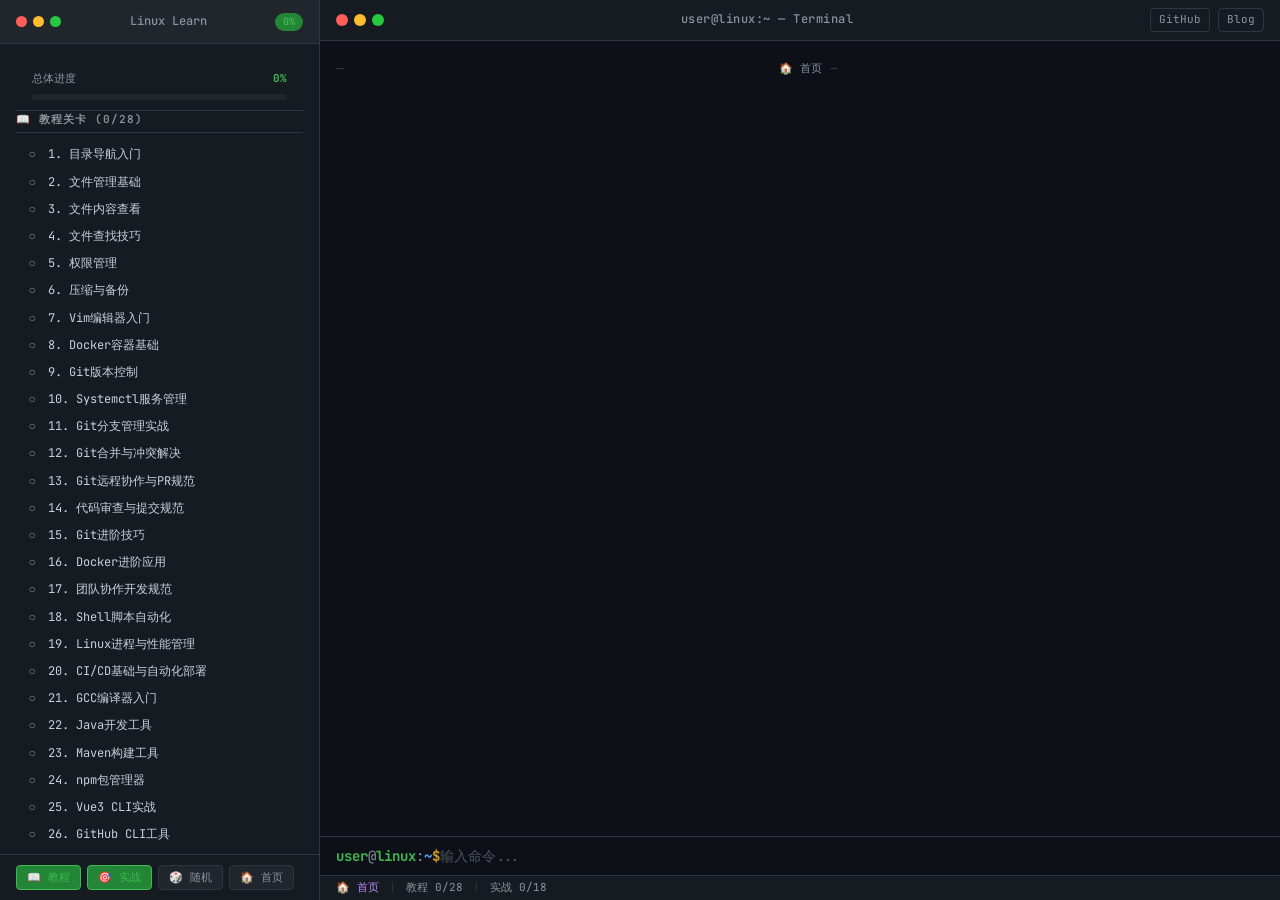
<file: show/index.html>
<!DOCTYPE html>
<html lang="zh-CN">
<head>
    <meta charset="UTF-8">
    <meta name="viewport" content="width=device-width, initial-scale=1.0">
    <title>Linux命令学习系统</title>
    <link rel="stylesheet" href="css/style.css">
</head>
<body>
    <div class="terminal-fullscreen">
        <!-- 左侧信息面板 -->
        <div class="sidebar-panel" id="sidebarPanel">
            <div class="sidebar-header">
                <div class="sidebar-header-dots">
                    <span class="dot red"></span>
                    <span class="dot yellow"></span>
                    <span class="dot green"></span>
                </div>
                <span class="sidebar-header-title">Linux Learn</span>
                <span class="sidebar-header-badge" id="progressBadge">0%</span>
            </div>
            <div id="sidebarContent" class="sidebar-home-content"></div>
            <div class="sidebar-footer">
                <div class="sidebar-footer-actions">
                    <button class="sidebar-action-btn primary" onclick="app.startTutorial()">📖 教程</button>
                    <button class="sidebar-action-btn primary" onclick="app.startPractice()">🎯 实战</button>
                    <button class="sidebar-action-btn" onclick="app.randomChallenge()">🎲 随机</button>
                    <button class="sidebar-action-btn" onclick="app.goHome()">🏠 首页</button>
                </div>
            </div>
        </div>
        <!-- 右侧终端 -->
        <div class="terminal-area">
            <div class="terminal-titlebar">
                <div class="terminal-dots">
                    <span class="dot red"></span>
                    <span class="dot yellow"></span>
                    <span class="dot green"></span>
                </div>
                <span class="terminal-titletext">user@linux:~ — Terminal</span>
                <div class="header-links">
                    <a href="https://github.com/RONGX563647/LINUX-LEARN-SHOW" target="_blank" class="header-link">GitHub</a>
                    <a href="https://www.rongx.top" target="_blank" class="header-link">Blog</a>
                </div>
            </div>
            <div id="terminalContainer"></div>
        </div>
    </div>

    <script src="js/commands.js"></script>
    <script src="js/scenarios.js"></script>
    <script src="js/validator.js"></script>
    <script src="js/terminal.js"></script>
    <script src="js/app.js"></script>
</body>
</html>
</file>
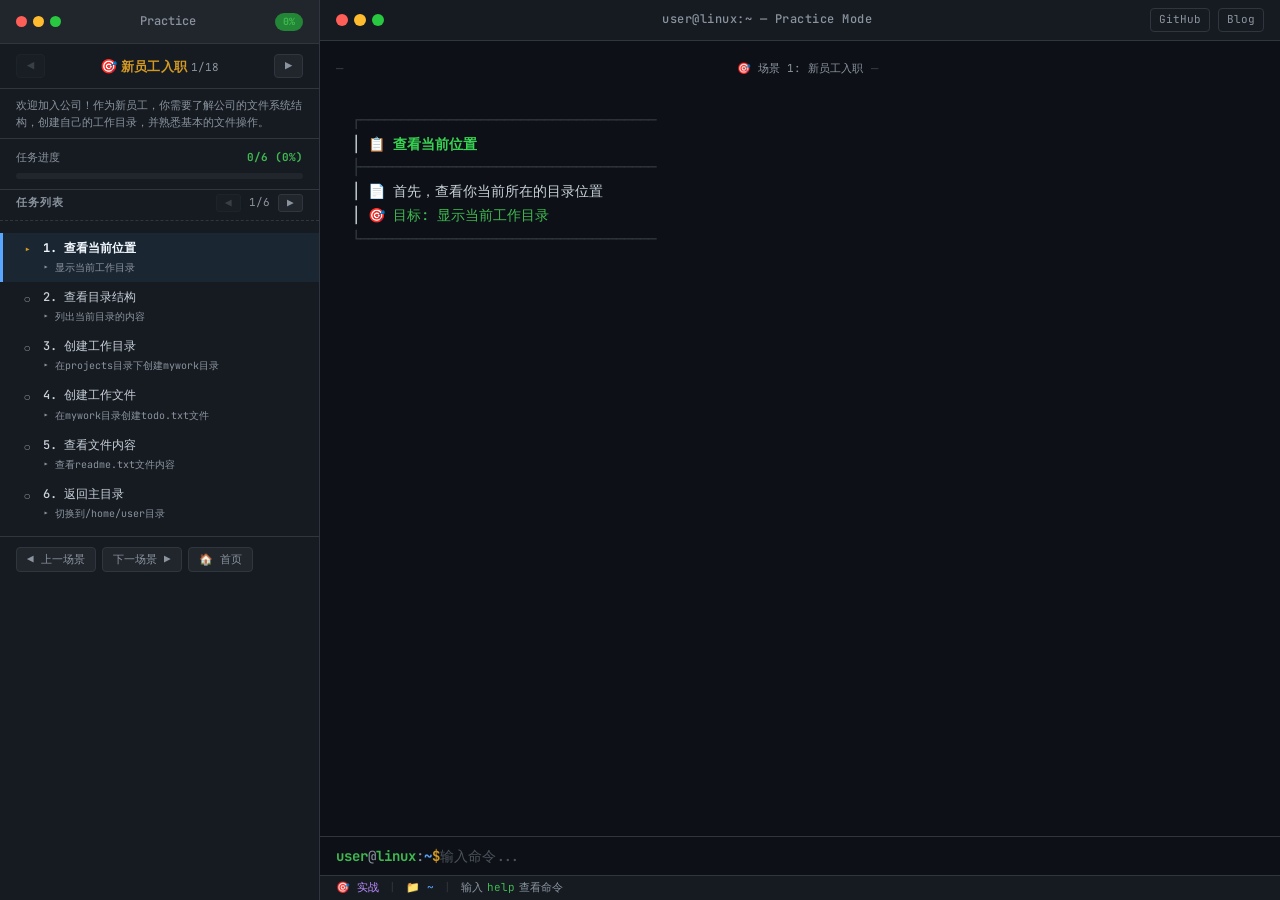
<file: show/practice.html>
<!DOCTYPE html>
<html lang="zh-CN">
<head>
    <meta charset="UTF-8">
    <meta name="viewport" content="width=device-width, initial-scale=1.0">
    <title>实战版 - Linux命令学习系统</title>
    <link rel="stylesheet" href="css/style.css">
</head>
<body>
    <div class="terminal-fullscreen">
        <div class="sidebar-panel" id="sidebarPanel">
            <div class="sidebar-header">
                <div class="sidebar-header-dots">
                    <span class="dot red"></span>
                    <span class="dot yellow"></span>
                    <span class="dot green"></span>
                </div>
                <span class="sidebar-header-title">Practice</span>
                <span class="sidebar-header-badge" id="progressBadge">0%</span>
            </div>
            <div id="sidebarContent"></div>
            <div class="sidebar-footer">
                <div class="sidebar-footer-actions">
                    <button class="sidebar-action-btn" onclick="app.prevScenario()">◀ 上一场景</button>
                    <button class="sidebar-action-btn" onclick="app.nextScenario()">下一场景 ▶</button>
                    <button class="sidebar-action-btn" onclick="app.goHome()">🏠 首页</button>
                </div>
            </div>
        </div>
        <div class="terminal-area">
            <div class="terminal-titlebar">
                <div class="terminal-dots">
                    <span class="dot red"></span>
                    <span class="dot yellow"></span>
                    <span class="dot green"></span>
                </div>
                <span class="terminal-titletext">user@linux:~ — Practice Mode</span>
                <div class="header-links">
                    <a href="https://github.com/RONGX563647/LINUX-LEARN-SHOW" target="_blank" class="header-link">GitHub</a>
                    <a href="https://www.rongx.top" target="_blank" class="header-link">Blog</a>
                </div>
            </div>
            <div id="terminalContainer"></div>
        </div>
    </div>

    <script src="js/commands.js"></script>
    <script src="js/scenarios.js"></script>
    <script src="js/validator.js"></script>
    <script src="js/terminal.js"></script>
    <script src="js/app.js"></script>
</body>
</html>
</file>
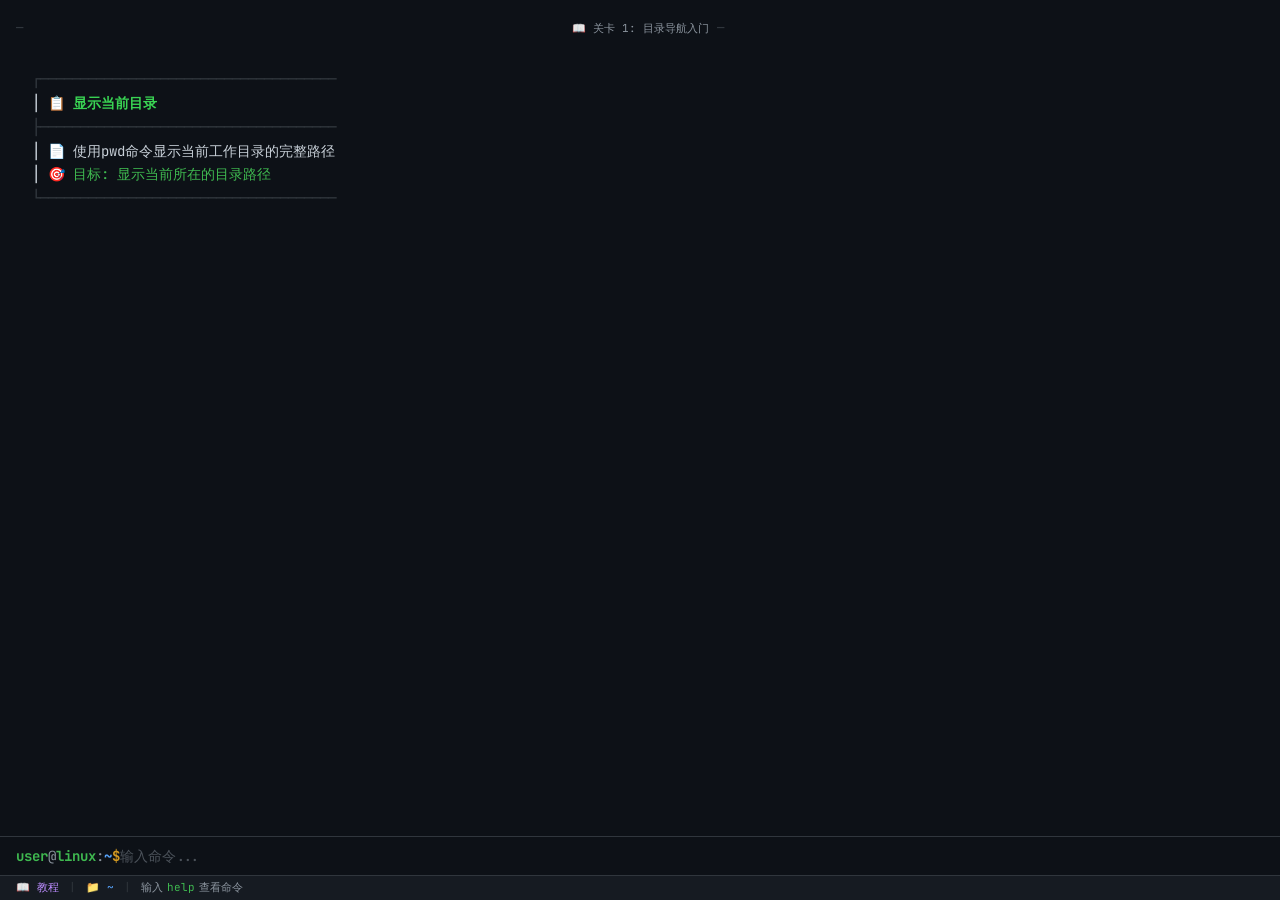
<file: show/tutorial.html>
<!DOCTYPE html>
<html lang="zh-CN">
<head>
    <meta charset="UTF-8">
    <meta name="viewport" content="width=device-width, initial-scale=1.0">
    <title>教程版 - Linux命令学习系统</title>
    <link rel="stylesheet" href="css/style.css">
</head>
<body>
    <div class="terminal-fullscreen">
        <div class="terminal-mode-bar">
            <span class="terminal-mode-title">📚 教程模式</span>
            <div class="terminal-mode-actions">
                <button class="btn btn-sm" id="randomBtn">🎲 随机</button>
                <button class="btn btn-sm" id="helpBtn">帮助</button>
                <button class="btn btn-sm btn-danger" id="resetBtn">重置</button>
            </div>
        </div>
        <div id="terminalContainer"></div>
        <div class="terminal-footer">
            <span class="footer-hint">输入 <span class="hint-key">help</span> 查看帮助 | <span class="hint-key">list</span> 查看关卡 | <span class="hint-key">goto [n]</span> 跳转关卡</span>
        </div>
    </div>

    <script src="js/commands.js"></script>
    <script src="js/scenarios.js"></script>
    <script src="js/validator.js"></script>
    <script src="js/terminal.js"></script>
    <script src="js/app.js"></script>
</body>
</html>
</file>
<file: show/css/style.css>
/* ===== 全局终端主题 - Linux命令学习系统 ===== */

@import url("https://fonts.googleapis.com/css2?family=JetBrains+Mono:wght@300;400;500;700&display=swap");

* {
  margin: 0;
  padding: 0;
  box-sizing: border-box;
}

:root {
  --bg: #0d1117;
  --bg-secondary: #161b22;
  --bg-tertiary: #21262d;
  --border: #30363d;
  --text: #c9d1d9;
  --text-dim: #8b949e;
  --text-bright: #f0f6fc;
  --green: #3fb950;
  --green-dim: #238636;
  --yellow: #d29922;
  --orange: #f0883e;
  --red: #f85149;
  --blue: #58a6ff;
  --purple: #bc8cff;
  --cyan: #39d353;
  --pink: #f778ba;
  --prompt-user: #3fb950;
  --prompt-path: #58a6ff;
  --prompt-symbol: #d29922;
  --font-mono:
    "JetBrains Mono", "Fira Code", "Cascadia Code", "Courier New", monospace;
  --radius: 8px;
  --sidebar-width: 320px;
}

html,
body {
  height: 100%;
  overflow: hidden;
  background: var(--bg);
  color: var(--text);
  font-family: var(--font-mono);
  font-size: 14px;
  line-height: 1.6;
}

/* ===== 全屏容器 - 两列布局 ===== */
.terminal-fullscreen {
  display: flex;
  height: 100vh;
  background: var(--bg);
}

/* ===== 左侧信息面板 ===== */
.sidebar-panel {
  width: var(--sidebar-width);
  min-width: var(--sidebar-width);
  background: var(--bg-secondary);
  border-right: 1px solid var(--border);
  display: flex;
  flex-direction: column;
  overflow: hidden;
}

/* 标题栏 (左侧面板顶部) */
.sidebar-header {
  display: flex;
  align-items: center;
  padding: 12px 16px;
  background: var(--bg-tertiary);
  border-bottom: 1px solid var(--border);
  gap: 8px;
  flex-shrink: 0;
}

.sidebar-header-dots {
  display: flex;
  gap: 6px;
}

.sidebar-header-dots .dot {
  width: 11px;
  height: 11px;
  border-radius: 50%;
  cursor: pointer;
  transition: filter 0.2s;
}
.sidebar-header-dots .dot:hover {
  filter: brightness(1.3);
}
.sidebar-header-dots .dot.red {
  background: #ff5f57;
}
.sidebar-header-dots .dot.yellow {
  background: #febc2e;
}
.sidebar-header-dots .dot.green {
  background: #28c840;
}

.sidebar-header-title {
  flex: 1;
  font-size: 12px;
  color: var(--text-dim);
  font-weight: 500;
  text-align: center;
}

.sidebar-header-badge {
  background: var(--green-dim);
  color: var(--green);
  font-size: 10px;
  font-weight: 700;
  padding: 1px 8px;
  border-radius: 10px;
}

/* 场景切换区 */
.sidebar-scene-nav {
  display: flex;
  align-items: center;
  padding: 10px 16px;
  border-bottom: 1px solid var(--border);
  gap: 8px;
  flex-shrink: 0;
}

.scene-nav-btn {
  background: var(--bg-tertiary);
  border: 1px solid var(--border);
  color: var(--text-dim);
  padding: 3px 10px;
  border-radius: 4px;
  cursor: pointer;
  font-family: var(--font-mono);
  font-size: 12px;
  transition: all 0.2s;
}

.scene-nav-btn:hover:not(:disabled) {
  background: var(--border);
  color: var(--text);
}

.scene-nav-btn:disabled {
  opacity: 0.3;
  cursor: not-allowed;
}

.scene-nav-label {
  flex: 1;
  text-align: center;
}

.scene-nav-label .scene-icon {
  font-size: 14px;
  margin-right: 4px;
}

.scene-nav-label .scene-name {
  font-size: 13px;
  font-weight: 700;
  color: var(--yellow);
  letter-spacing: 0.3px;
}

.scene-nav-label .scene-id {
  font-size: 11px;
  color: var(--text-dim);
  margin-left: 4px;
}

/* 场景描述/故事 */
.sidebar-story {
  padding: 8px 16px;
  color: var(--text-dim);
  font-size: 11px;
  line-height: 1.5;
  border-bottom: 1px solid var(--border);
  flex-shrink: 0;
}

/* 进度区域 */
.sidebar-progress {
  padding: 10px 16px;
  border-bottom: 1px solid var(--border);
  flex-shrink: 0;
}

.sidebar-progress-title {
  font-size: 11px;
  color: var(--text-dim);
  margin-bottom: 6px;
  display: flex;
  align-items: center;
  justify-content: space-between;
}

.sidebar-progress-title .pct {
  color: var(--green);
  font-weight: 700;
}

.progress-bar-track {
  height: 6px;
  background: var(--bg-tertiary);
  border-radius: 3px;
  overflow: hidden;
}

.progress-bar-fill {
  height: 100%;
  background: linear-gradient(90deg, var(--green-dim), var(--green));
  border-radius: 3px;
  transition: width 0.5s ease;
}

/* 任务列表 */
.sidebar-tasks {
  flex: 1;
  overflow-y: auto;
  padding: 8px 0;
}

.sidebar-tasks-header {
  display: flex;
  align-items: center;
  justify-content: space-between;
  padding: 4px 16px 8px;
  border-bottom: 1px dashed var(--border);
  margin-bottom: 4px;
}

.sidebar-tasks-header .label {
  font-size: 11px;
  color: var(--text-dim);
  font-weight: 600;
  text-transform: uppercase;
  letter-spacing: 1px;
}

.sidebar-task-nav {
  display: flex;
  gap: 4px;
}

.task-nav-btn {
  background: var(--bg-tertiary);
  border: 1px solid var(--border);
  color: var(--text-dim);
  padding: 1px 8px;
  border-radius: 3px;
  cursor: pointer;
  font-family: var(--font-mono);
  font-size: 11px;
  transition: all 0.2s;
}

.task-nav-btn:hover:not(:disabled) {
  background: var(--border);
  color: var(--text);
}

.task-nav-btn:disabled {
  opacity: 0.3;
  cursor: not-allowed;
}

.task-item {
  display: flex;
  align-items: flex-start;
  gap: 8px;
  padding: 6px 16px;
  cursor: pointer;
  transition: background 0.15s;
  border-left: 3px solid transparent;
}

.task-item:hover {
  background: var(--bg-tertiary);
}

.task-item.active {
  background: rgba(88, 166, 255, 0.08);
  border-left-color: var(--blue);
}

.task-item.completed {
  opacity: 0.6;
}

.task-item-icon {
  flex-shrink: 0;
  width: 16px;
  text-align: center;
  font-size: 12px;
  padding-top: 2px;
}

.task-item-icon.done {
  color: var(--green);
}
.task-item-icon.current {
  color: var(--yellow);
}
.task-item-icon.pending {
  color: var(--text-dim);
}

.task-item-content {
  flex: 1;
  min-width: 0;
}

.task-item-title {
  font-size: 12px;
  color: var(--text);
  font-weight: 500;
  white-space: nowrap;
  overflow: hidden;
  text-overflow: ellipsis;
}

.task-item.active .task-item-title {
  color: var(--text-bright);
  font-weight: 700;
}

.task-item-goal {
  font-size: 10px;
  color: var(--text-dim);
  margin-top: 2px;
  white-space: nowrap;
  overflow: hidden;
  text-overflow: ellipsis;
}

/* 底部操作区 */
.sidebar-footer {
  padding: 10px 16px;
  border-top: 1px solid var(--border);
  flex-shrink: 0;
}

.sidebar-footer-actions {
  display: flex;
  gap: 6px;
  flex-wrap: wrap;
}

.sidebar-action-btn {
  background: var(--bg-tertiary);
  border: 1px solid var(--border);
  color: var(--text-dim);
  padding: 4px 10px;
  border-radius: 4px;
  cursor: pointer;
  font-family: var(--font-mono);
  font-size: 11px;
  transition: all 0.2s;
}

.sidebar-action-btn:hover {
  background: var(--border);
  color: var(--text);
}

.sidebar-action-btn.primary {
  background: var(--green-dim);
  border-color: var(--green);
  color: var(--green);
}

.sidebar-action-btn.primary:hover {
  background: var(--green);
  color: var(--bg);
}

/* ===== 右侧终端区域 ===== */
.terminal-area {
  flex: 1;
  display: flex;
  flex-direction: column;
  min-width: 0;
  min-height: 0;
  background: var(--bg);
}

#terminalContainer {
  flex: 1;
  min-height: 0;
  display: flex;
  flex-direction: column;
  overflow: hidden;
}

/* macOS 风格标题栏 */
.terminal-titlebar {
  display: flex;
  align-items: center;
  padding: 8px 16px;
  background: var(--bg-secondary);
  border-bottom: 1px solid var(--border);
  flex-shrink: 0;
  user-select: none;
  gap: 8px;
}

.terminal-dots {
  display: flex;
  gap: 6px;
}

.dot {
  width: 12px;
  height: 12px;
  border-radius: 50%;
  cursor: pointer;
  transition: filter 0.2s;
}

.dot:hover {
  filter: brightness(1.3);
}
.dot.red {
  background: #ff5f57;
}
.dot.yellow {
  background: #febc2e;
}
.dot.green {
  background: #28c840;
}

.terminal-titletext {
  flex: 1;
  text-align: center;
  font-size: 12px;
  color: var(--text-dim);
  font-weight: 500;
  letter-spacing: 0.5px;
}

.titlebar-badge {
  background: var(--green-dim);
  color: var(--green);
  font-size: 10px;
  font-weight: 700;
  padding: 1px 8px;
  border-radius: 10px;
}

/* 右上角链接 */
.header-links {
  display: flex;
  gap: 8px;
  flex-shrink: 0;
}

.header-link {
  color: var(--text-dim);
  font-size: 11px;
  text-decoration: none;
  padding: 2px 8px;
  border-radius: 4px;
  transition: all 0.2s;
  border: 1px solid var(--border);
}

.header-link:hover {
  color: var(--text-bright);
  background: var(--bg-tertiary);
  border-color: var(--text-dim);
}

/* ===== 终端主体 ===== */
.terminal {
  display: flex;
  flex-direction: column;
  flex: 1;
  min-height: 0;
  overflow: hidden;
  background: var(--bg);
}

/* ===== 输出区域包裹层 (可滚动) ===== */
.terminal-output-wrapper {
  flex: 1;
  min-height: 0;
  overflow-y: auto;
  scroll-behavior: smooth;
}

/* ===== 输出区域 ===== */
.terminal-output {
  padding: 12px 16px;
  font-size: 14px;
  line-height: 1.7;
}

.terminal-line {
  white-space: pre-wrap;
  word-break: break-all;
  min-height: 1.7em;
}

.terminal-line.empty {
  min-height: 0.8em;
}

.terminal-line.command-line {
  color: var(--text-bright);
}

.terminal-line.command-line .prompt-user {
  color: var(--prompt-user);
  font-weight: 700;
}
.terminal-line.command-line .prompt-path {
  color: var(--prompt-path);
  font-weight: 700;
}
.terminal-line.command-line .prompt-symbol {
  color: var(--prompt-symbol);
  font-weight: 700;
}

.terminal-line.output {
  color: var(--text);
}

.terminal-line.success {
  color: var(--green);
  font-weight: 600;
}

.terminal-line.error {
  color: var(--red);
}

.terminal-line.info {
  color: var(--blue);
}

.terminal-line.warning {
  color: var(--yellow);
}

.terminal-line.system {
  color: var(--purple);
  font-style: italic;
}

.terminal-line.highlight {
  color: var(--yellow);
  font-weight: 700;
}

.terminal-line.ascii-art {
  color: var(--green);
  font-weight: 700;
  line-height: 1.2;
}

.terminal-line.dim {
  color: var(--text-dim);
}

/* 分隔线 */
.terminal-line.separator {
  color: var(--border);
  display: flex;
  align-items: center;
  gap: 0;
  margin: 6px 0;
  font-size: 12px;
  overflow: hidden;
}

.terminal-line.separator .sep-line {
  flex: 1;
  overflow: hidden;
  letter-spacing: -2px;
  color: var(--border);
}

.terminal-line.separator .sep-label {
  color: var(--text-dim);
  padding: 0 8px;
  white-space: nowrap;
  font-size: 11px;
}

/* 任务详情卡片 */
.terminal-line.highlight {
  color: var(--border);
}

.terminal-line .cmd-name {
  color: var(--cyan);
  font-weight: 600;
}

.terminal-line .cmd-desc {
  color: var(--text-dim);
}

/* 菜单卡片 (首页) */
.terminal-menu {
  margin: 4px 0;
}

.menu-item {
  display: flex;
  align-items: center;
  gap: 12px;
  padding: 8px 12px;
  border-radius: 6px;
  cursor: pointer;
  transition: all 0.2s;
  margin: 2px 0;
}

.menu-item:hover {
  background: var(--bg-tertiary);
}

.menu-item-key {
  color: var(--green);
  font-weight: 700;
  min-width: 24px;
}

.menu-item-arrow {
  color: var(--text-dim);
  margin-left: auto;
}

.menu-item-label {
  color: var(--text-bright);
  font-weight: 500;
}

.menu-item-desc {
  color: var(--text-dim);
  font-size: 12px;
  margin-left: 8px;
}

/* ===== 状态栏 ===== */
.terminal-status-bar {
  display: flex;
  align-items: center;
  gap: 10px;
  padding: 3px 16px;
  background: var(--bg-secondary);
  border-top: 1px solid var(--border);
  font-size: 11px;
  color: var(--text-dim);
  flex-shrink: 0;
  user-select: none;
}

.status-item {
  display: inline-flex;
  align-items: center;
  gap: 4px;
}

.status-item.path {
  color: var(--blue);
}
.status-item.mode {
  color: var(--purple);
}
.status-sep {
  color: var(--border);
}

/* ===== 输入行 (固定底部) ===== */
.terminal-input-line {
  display: flex;
  align-items: center;
  padding: 8px 16px;
  background: var(--bg);
  border-top: 1px solid var(--border);
  flex-shrink: 0;
  gap: 0;
}

.terminal-prompt {
  white-space: nowrap;
  flex-shrink: 0;
}

.prompt-user {
  color: var(--prompt-user);
  font-weight: 700;
}
.prompt-at {
  color: var(--text-dim);
}
.prompt-host {
  color: var(--prompt-user);
  font-weight: 700;
}
.prompt-colon {
  color: var(--text-dim);
}
.prompt-path {
  color: var(--prompt-path);
  font-weight: 700;
}
.prompt-symbol {
  color: var(--prompt-symbol);
  font-weight: 700;
}

.terminal-input {
  flex: 1;
  background: transparent;
  border: none;
  color: var(--text-bright);
  font-family: var(--font-mono);
  font-size: 14px;
  outline: none;
  caret-color: var(--green);
  padding: 0;
  margin-left: 0;
}

.terminal-input::placeholder {
  color: var(--text-dim);
  opacity: 0.5;
}

.vim-mode-indicator {
  display: flex;
  align-items: center;
  gap: 8px;
  padding: 4px 12px;
  background: linear-gradient(135deg, var(--green-dim) 0%, #1a4d2e 100%);
  border-radius: 4px;
  margin-right: 12px;
  animation: vim-pulse 2s ease-in-out infinite;
}

.vim-badge {
  background: var(--green);
  color: var(--bg);
  font-size: 10px;
  font-weight: 700;
  padding: 2px 6px;
  border-radius: 3px;
  letter-spacing: 1px;
}

.vim-mode-indicator span:not(.vim-badge) {
  color: var(--green);
  font-size: 12px;
}

@keyframes vim-pulse {
  0%,
  100% {
    opacity: 1;
  }
  50% {
    opacity: 0.7;
  }
}

.terminal.vim-active {
  border: 2px solid var(--green);
  box-shadow: 0 0 20px rgba(63, 185, 80, 0.3);
}

/* ===== 首页侧边栏内容 ===== */
.sidebar-home-content {
  flex: 1;
  overflow-y: auto;
  padding: 16px;
}

.sidebar-home-logo {
  text-align: center;
  margin-bottom: 16px;
}

.sidebar-home-logo pre {
  font-size: 8px;
  line-height: 1.1;
  color: var(--green);
  font-weight: 700;
}

.sidebar-section {
  margin-bottom: 16px;
}

.sidebar-section-title {
  font-size: 11px;
  color: var(--text-dim);
  font-weight: 600;
  text-transform: uppercase;
  letter-spacing: 1px;
  margin-bottom: 8px;
  padding-bottom: 4px;
  border-bottom: 1px solid var(--border);
}

.sidebar-level-item {
  display: flex;
  align-items: center;
  gap: 8px;
  padding: 4px 8px;
  border-radius: 4px;
  cursor: pointer;
  transition: background 0.15s;
  font-size: 12px;
}

.sidebar-level-item:hover {
  background: var(--bg-tertiary);
}

.sidebar-level-item .icon {
  flex-shrink: 0;
  width: 16px;
  text-align: center;
}

.sidebar-level-item .name {
  flex: 1;
  min-width: 0;
  white-space: nowrap;
  overflow: hidden;
  text-overflow: ellipsis;
  color: var(--text);
}

.sidebar-level-item .icon.done {
  color: var(--green);
}
.sidebar-level-item .icon.pending {
  color: var(--text-dim);
}

.sidebar-level-item.completed .name {
  color: var(--text-dim);
  text-decoration: line-through;
}

/* ===== 旧版兼容样式 ===== */
.terminal-header {
  display: none;
}
.terminal-dot {
  display: none;
}
.terminal-scene-panel {
  display: none;
}
.terminal-task-fixed {
  display: none;
}
.terminal-mode-bar {
  display: none;
}
.terminal-mode-title {
  display: none;
}
.terminal-mode-actions {
  display: none;
}
.terminal-footer {
  display: none;
}
.footer-hint {
  display: none;
}
.hint-key {
  display: none;
}
.terminal-task-info {
  display: none;
}
.terminal-task-title {
  display: none;
}
.terminal-task-goal {
  display: none;
}
.terminal-task-hint {
  display: none;
}
.terminal-task-progress {
  display: none;
}
.terminal-task-nav {
  display: none;
}
.terminal-task-nav-btn {
  display: none;
}
.terminal-task-wrapper {
  display: none;
}
.home-container {
  display: none;
}
.home-title {
  display: none;
}
.home-description {
  display: none;
}
.mode-selector {
  display: none;
}
.mode-card {
  display: none;
}
.mode-icon {
  display: none;
}
.mode-title {
  display: none;
}
.mode-desc {
  display: none;
}
.progress-info {
  display: none;
}
.progress-title {
  display: none;
}
.progress-stats {
  display: none;
}
.progress-stat {
  display: none;
}
.progress-stat-value {
  display: none;
}
.progress-stat-label {
  display: none;
}
.navbar {
  display: none !important;
}
.sidebar {
  display: none !important;
}
.level-list {
  display: none !important;
}
.level-item {
  display: none !important;
}
.container {
  display: none !important;
}
.main-content {
  display: none !important;
}
.terminal-container {
  display: none !important;
}
.feedback-container {
  display: none !important;
}
.terminal-progress-bar {
  display: none;
}
.progress-track {
  display: none;
}
.progress-fill {
  display: none;
}
.progress-text {
  display: none;
}
.terminal-link {
  display: none;
}
.status-dot {
  display: none;
}

/* ===== 滚动条 ===== */
::-webkit-scrollbar {
  width: 6px;
}
::-webkit-scrollbar-track {
  background: transparent;
}
::-webkit-scrollbar-thumb {
  background: var(--border);
  border-radius: 3px;
}
::-webkit-scrollbar-thumb:hover {
  background: var(--text-dim);
}

.terminal-output-wrapper::-webkit-scrollbar {
  width: 6px;
}
.terminal-output-wrapper::-webkit-scrollbar-track {
  background: transparent;
}
.terminal-output-wrapper::-webkit-scrollbar-thumb {
  background: var(--border);
  border-radius: 3px;
}

.sidebar-tasks::-webkit-scrollbar {
  width: 4px;
}
.sidebar-tasks::-webkit-scrollbar-track {
  background: transparent;
}
.sidebar-tasks::-webkit-scrollbar-thumb {
  background: var(--border);
  border-radius: 2px;
}

/* ===== 动画 ===== */
@keyframes slideDown {
  from {
    opacity: 0;
    transform: translateY(-8px);
  }
  to {
    opacity: 1;
    transform: translateY(0);
  }
}

@keyframes fadeIn {
  from {
    opacity: 0;
  }
  to {
    opacity: 1;
  }
}

.fade-in {
  animation: fadeIn 0.3s ease;
}

/* ===== 响应式 ===== */
@media (max-width: 900px) {
  :root {
    --sidebar-width: 240px;
  }
  .sidebar-panel {
    font-size: 12px;
  }
}

@media (max-width: 640px) {
  :root {
    --sidebar-width: 0px;
  }
  .sidebar-panel {
    display: none;
  }
  html,
  body {
    font-size: 13px;
  }
  .terminal-output {
    padding: 8px 12px;
    font-size: 13px;
  }
  .terminal-input-line {
    padding: 6px 12px;
  }
  .terminal-input {
    font-size: 13px;
  }
}

/* ===== 选中文本 ===== */
::selection {
  background: rgba(88, 166, 255, 0.3);
  color: var(--text-bright);
}
</file>
